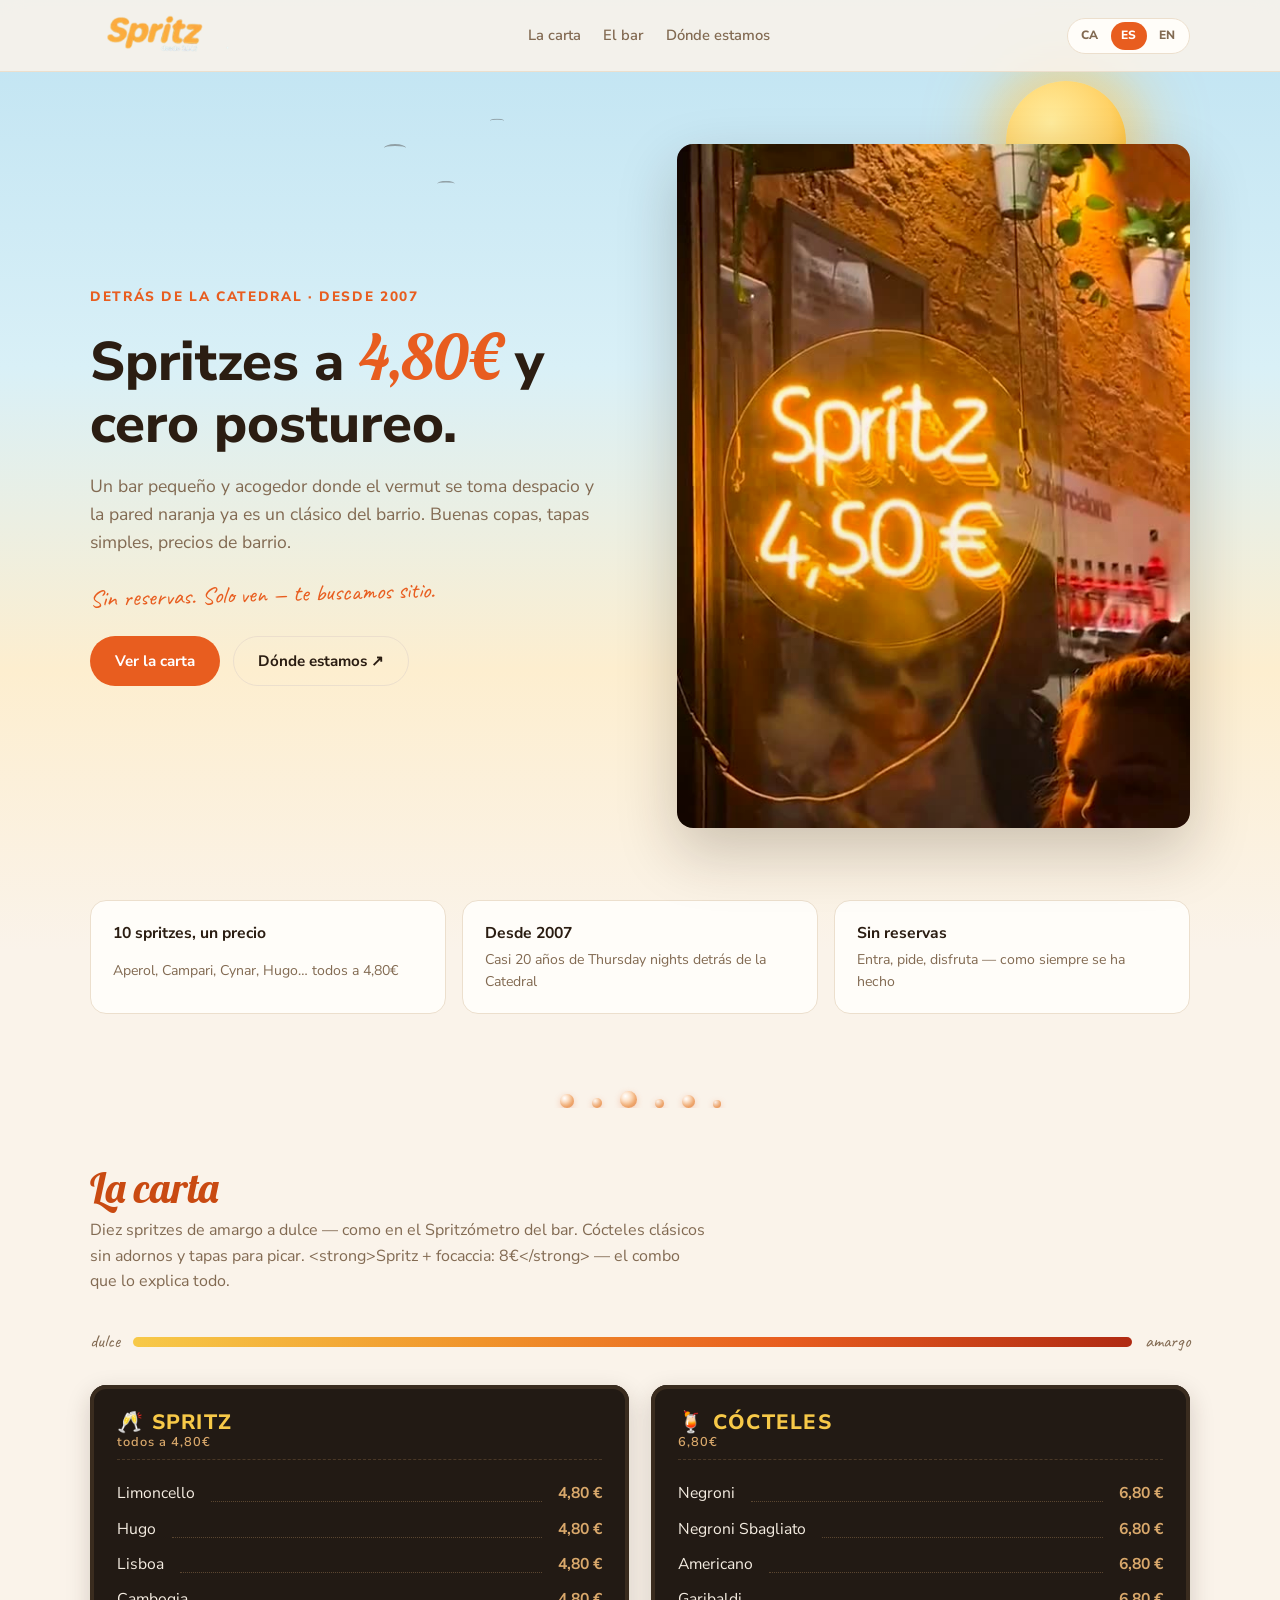
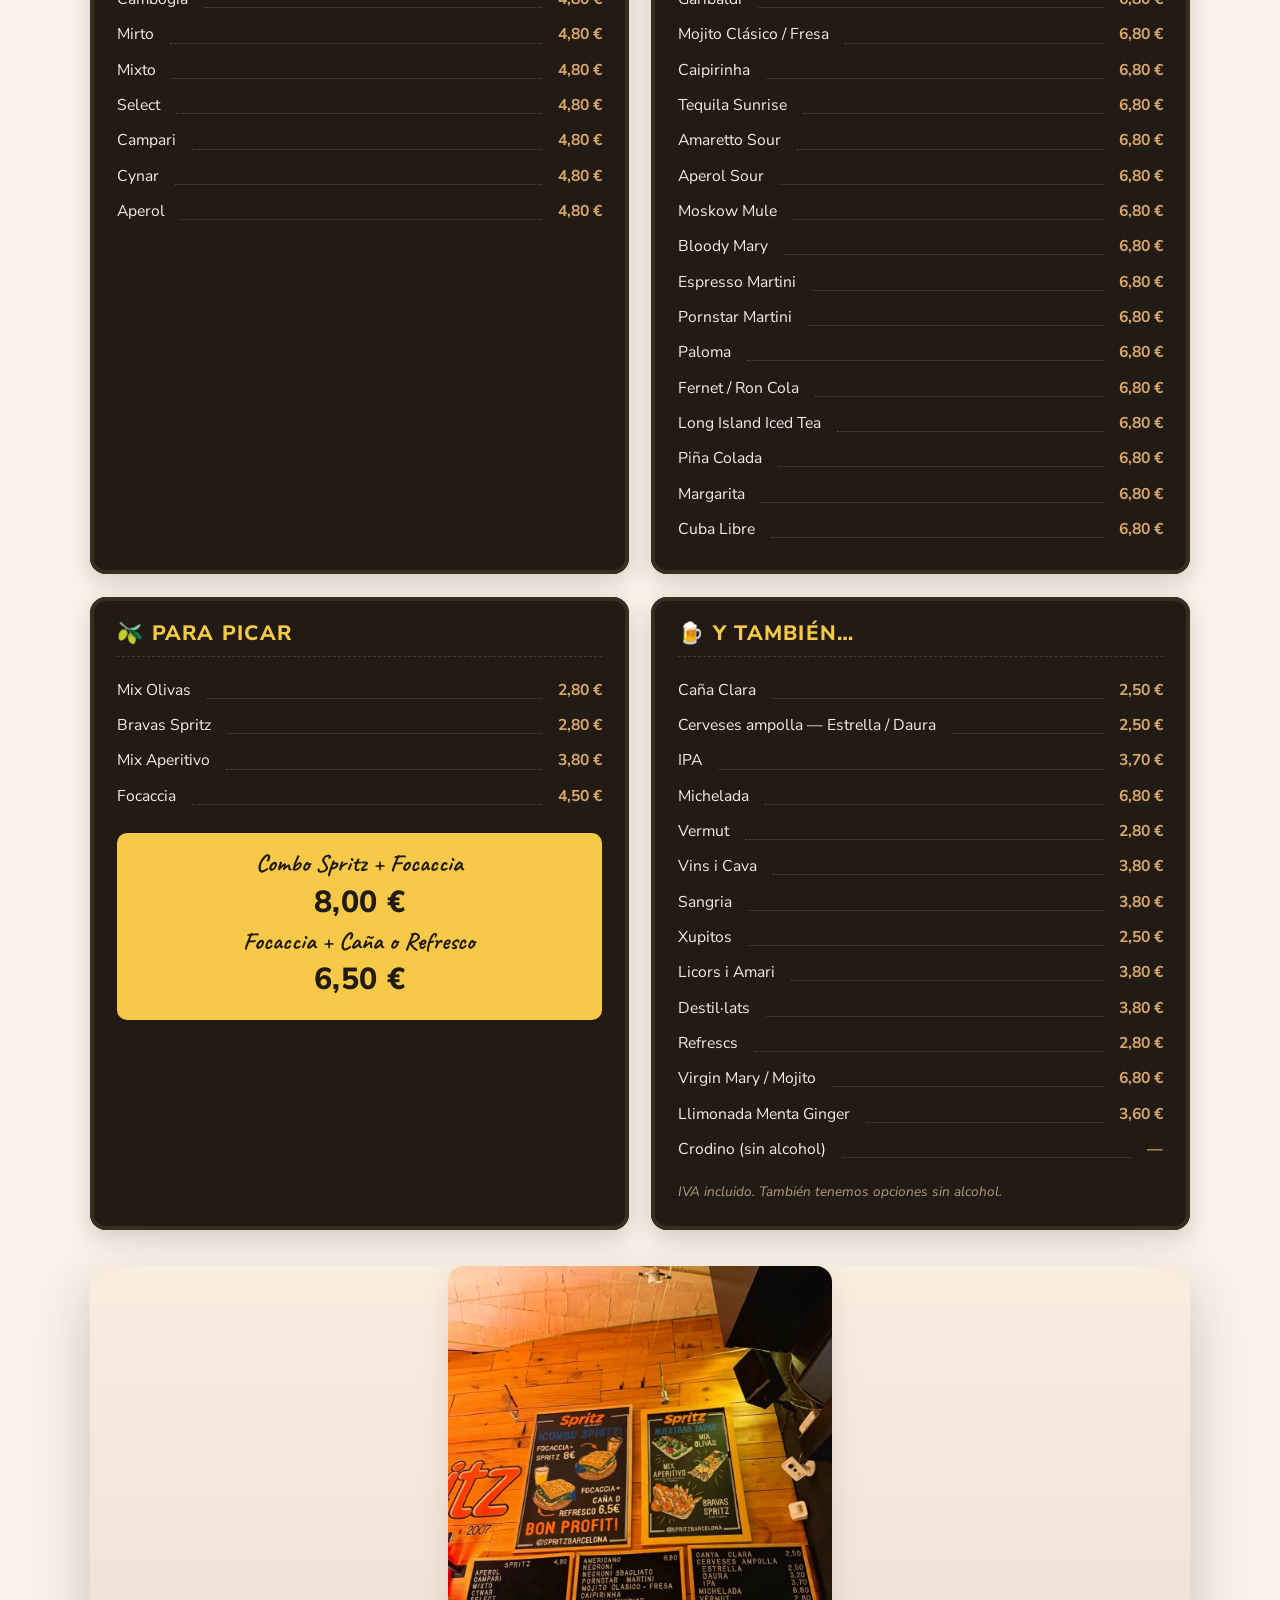
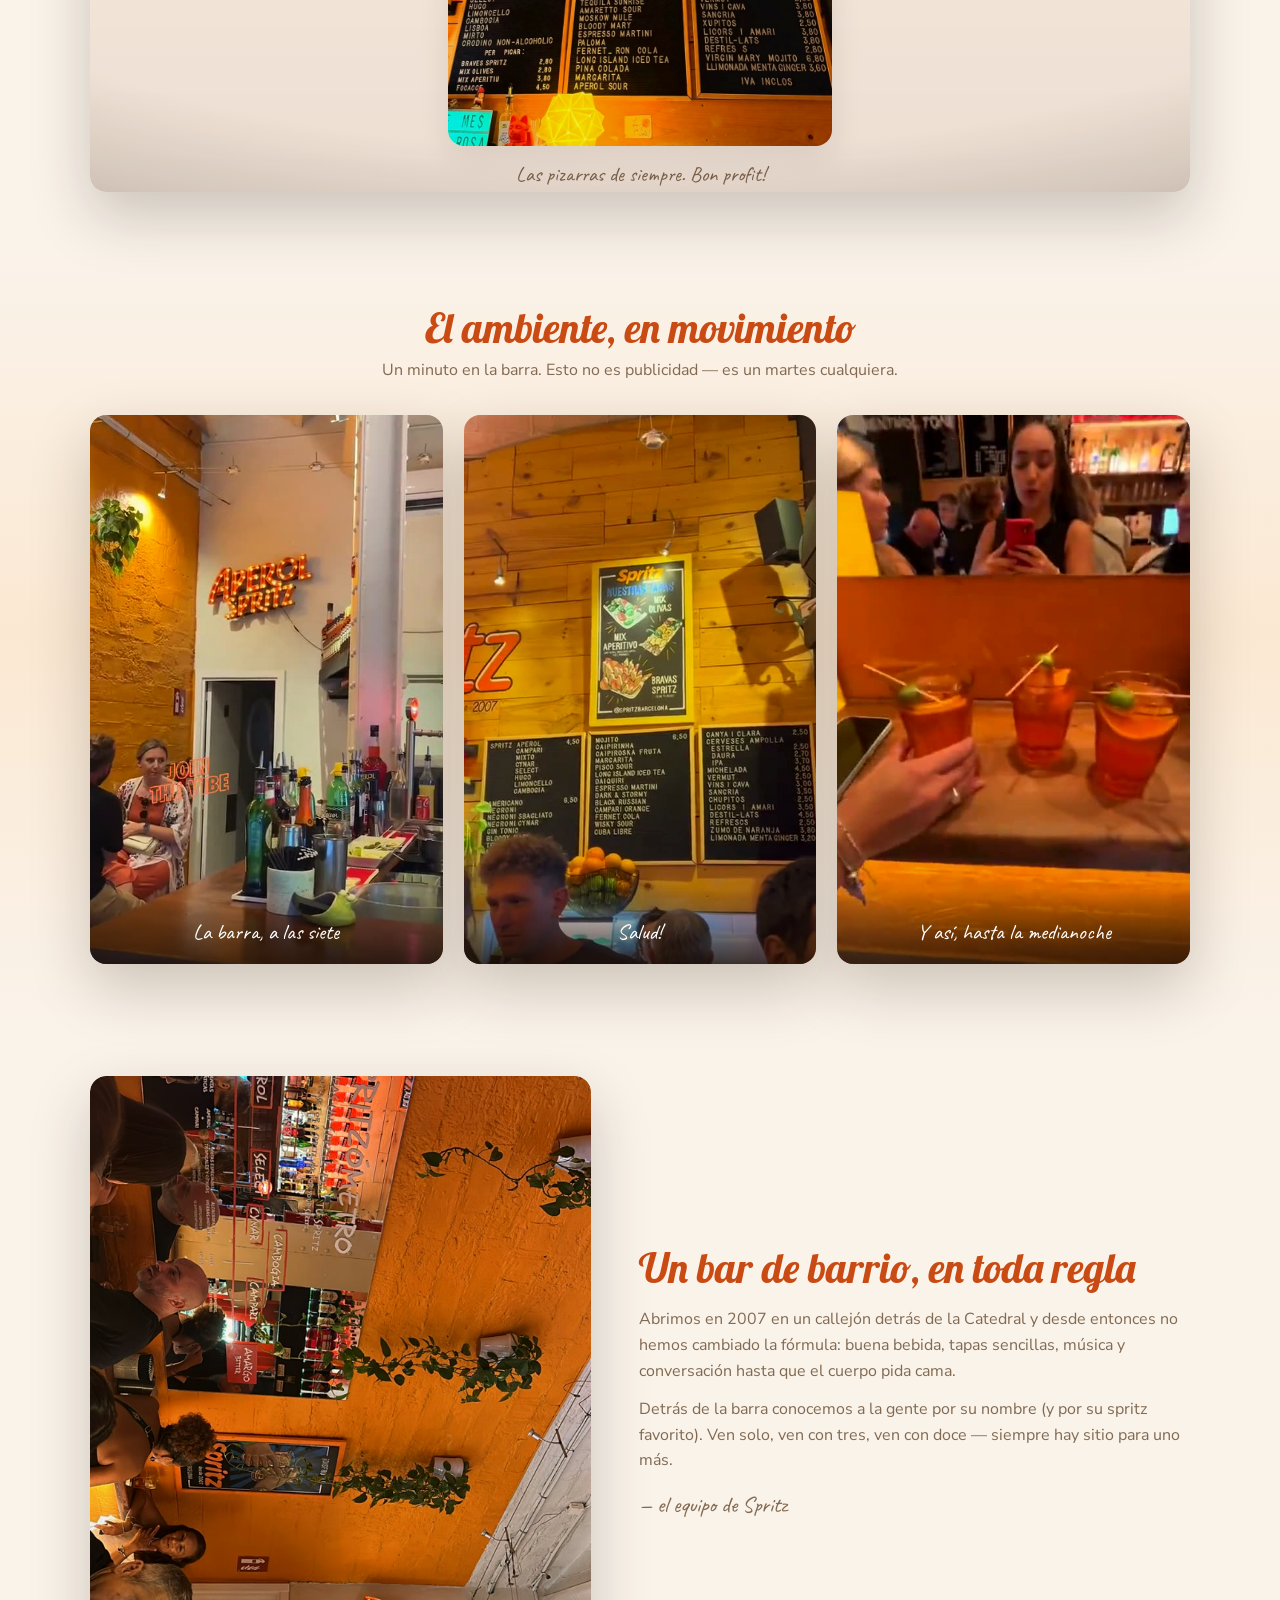
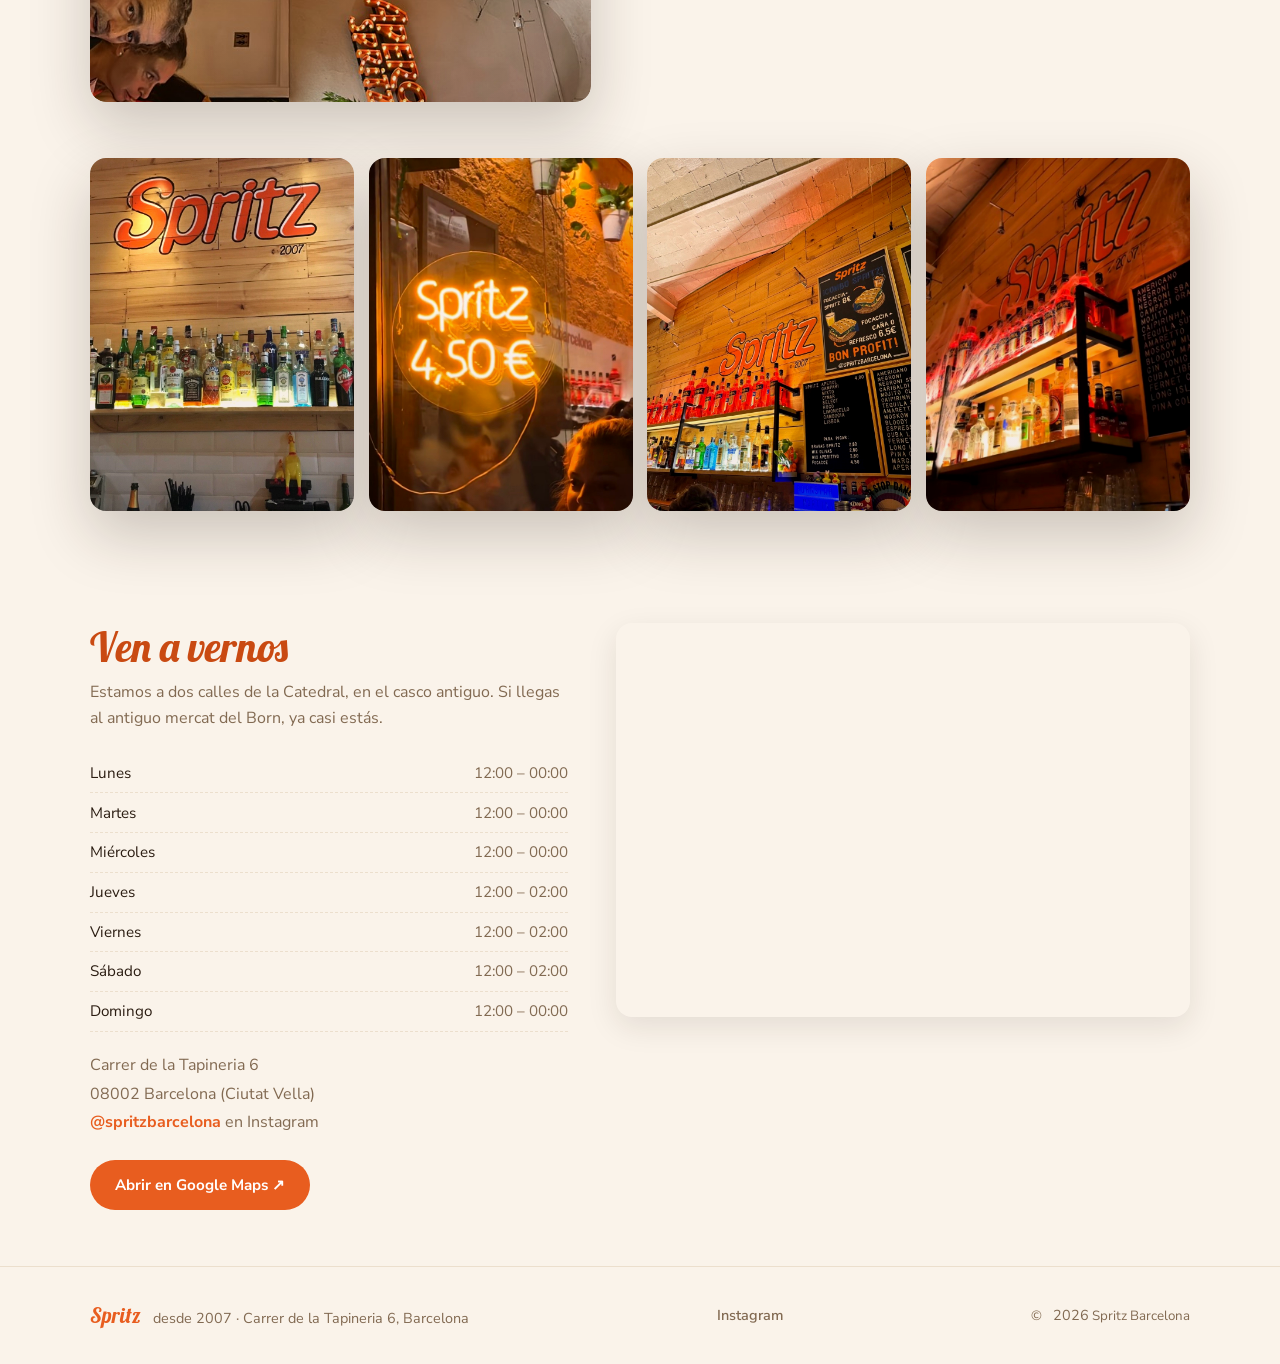
<file: index.html>
<!doctype html>
<html lang="es">
  <head>
    <meta charset="UTF-8" />
    <meta name="viewport" content="width=device-width, initial-scale=1.0" />
    <title>Spritz Barcelona — Cocktail bar detrás de la Catedral desde 2007</title>
    <meta
      name="description"
      content="Spritz Barcelona: cocktail bar y tapas en Carrer de la Tapineria 6, Ciutat Vella. Spritzes a 4,80€, cócteles 6,80€. Sin reservas — ven cuando quieras. Desde 2007."
    />

    <!-- Open Graph -->
    <meta property="og:title" content="Spritz Barcelona — desde 2007" />
    <meta property="og:description" content="Spritzes a 4,80€, cócteles y tapas detrás de la Catedral. Sin reservas — solo ven." />
    <meta property="og:type" content="website" />
    <meta property="og:locale" content="es_ES" />
    <meta property="og:image" content="assets/web/orange-wall.jpg" />

    <!-- Fonts: retro script for the logo feel + friendly humanist body -->
    <link rel="preconnect" href="https://fonts.googleapis.com" />
    <link rel="preconnect" href="https://fonts.gstatic.com" crossorigin />
    <link
      href="https://fonts.googleapis.com/css2?family=Lobster&family=Nunito+Sans:ital,opsz,wght@0,6..12,400;0,6..12,600;0,6..12,700;0,6..12,800;1,6..12,400&family=Caveat:wght@600&display=swap"
      rel="stylesheet"
    />

    <link rel="stylesheet" href="styles.css" />
    <link rel="icon" type="image/png" href="assets/web/logo.png" />
  </head>

  <body>
    <!-- BARCELONA SUMMER SKY — animated header backdrop -->
    <div class="sky" aria-hidden="true">
      <div class="sky-sun">
        <div class="sun-core"></div>
        <div class="sun-halo"></div>
      </div>
      <div class="cloud cloud-1"></div>
      <div class="cloud cloud-2"></div>
      <div class="cloud cloud-3"></div>
      <div class="cloud cloud-4"></div>
      <div class="sky-gulls">
        <span></span><span></span><span></span>
      </div>
    </div>

    <header class="topbar">
      <a class="brand" href="#top">
        <img class="brand-logo" src="assets/web/logo.png" alt="Spritz" />
      </a>
      <nav class="nav" aria-label="Secciones">
        <a href="#carta" data-i18n="nav_menu">La carta</a>
        <a href="#historia" data-i18n="nav_bar">El bar</a>
        <a href="#visita" data-i18n="nav_visit">Dónde estamos</a>
      </nav>
      <div class="topbar-right">
        <div class="lang-switch" role="group" aria-label="Idioma">
          <button type="button" class="lang-btn" data-lang="ca" aria-pressed="false">CA</button>
          <button type="button" class="lang-btn active" data-lang="es" aria-pressed="true">ES</button>
          <button type="button" class="lang-btn" data-lang="en" aria-pressed="false">EN</button>
        </div>
        <a class="top-cta" href="#visita" data-i18n="nav_cta">Cómo llegar</a>
      </div>
    </header>

    <main id="top">
      <!-- HERO -->
      <section class="hero">
        <div class="hero-copy">
          <p class="eyebrow" data-i18n="hero_eyebrow">Detrás de la Catedral · desde 2007</p>
          <h1 data-i18n-html="hero_title">Spritzes a <span class="price-pop">4,80€</span> y cero postureo.</h1>
          <p class="hero-sub" data-i18n="hero_sub">
            Un bar pequeño y acogedor donde el vermut se toma despacio y la pared naranja
            ya es un clásico del barrio. Buenas copas, tapas simples, precios de barrio.
          </p>
          <p class="no-reservas" data-i18n="hero_no_reservas">Sin reservas. Solo ven — te buscamos sitio.</p>
          <div class="hero-actions">
            <a class="btn primary" href="#carta" data-i18n="hero_cta_menu">Ver la carta</a>
            <a class="btn ghost" href="#visita" data-i18n="hero_cta_visit">Dónde estamos ↗</a>
          </div>
        </div>
        <div class="hero-media cinematic">
          <video
            src="assets/web/video/pour.mp4"
            autoplay muted loop playsinline
            poster="assets/web/video/pour-poster.jpg"
            aria-label="Un spritz servido en la barra de Spritz Barcelona"
          ></video>
        </div>
      </section>

      <!-- HIGHLIGHTS -->
      <section class="highlights">
        <div class="highlight"><strong data-i18n="hl1_title">10 spritzes, un precio</strong><span data-i18n="hl1_sub">Aperol, Campari, Cynar, Hugo… todos a 4,80€</span></div>
        <div class="highlight"><strong data-i18n="hl2_title">Desde 2007</strong><span data-i18n="hl2_sub">Casi 20 años de Thursday nights detrás de la Catedral</span></div>
        <div class="highlight"><strong data-i18n="hl3_title">Sin reservas</strong><span data-i18n="hl3_sub">Entra, pide, disfruta — como siempre se ha hecho</span></div>
      </section>

      <!-- BUBBLE DIVIDER -->
      <div class="bubble-divider" aria-hidden="true"><span></span><span></span><span></span><span></span><span></span><span></span></div>

      <!-- CARTA -->
      <section id="carta" class="section">
        <div class="section-head">
          <h2 data-i18n="menu_title">La carta</h2>
          <p data-i18n="menu_sub">
            Diez spritzes de amargo a dulce — como en el Spritzómetro del bar. Cócteles
            clásicos sin adornos y tapas para picar. <strong>Spritz + focaccia: 8€</strong> —
            el combo que lo explica todo.
          </p>
        </div>

        <div class="spritz-strip" id="spritzStrip" aria-hidden="true">
          <span class="strip-label" data-i18n="strip_sweet">dulce</span>
          <div class="strip-dots"></div>
          <span class="strip-label" data-i18n="strip_bitter">amargo</span>
        </div>

        <div class="menu-columns">
          <section class="menu-block">
            <h3>🥂 <span data-i18n="menu_spritz">Spritz</span> <span class="menu-price-note" data-i18n="menu_spritz_note">todos a 4,80€</span></h3>
            <ul id="spritzList"></ul>
          </section>

          <section class="menu-block">
            <h3>🍹 <span data-i18n="menu_cocktails">Cócteles</span> <span class="menu-price-note" data-i18n="menu_cocktails_note">6,80€</span></h3>
            <ul id="cocktailList"></ul>
          </section>

          <section class="menu-block">
            <h3>🫒 <span data-i18n="menu_tapas">Para picar</span></h3>
            <ul id="tapasList"></ul>
            <div class="combo-card" id="comboList"></div>
          </section>

          <section class="menu-block">
            <h3>🍺 <span data-i18n="menu_drinks">Y también…</span></h3>
            <ul id="bebidasList"></ul>
            <p class="menu-note" data-i18n="menu_note">IVA incluido. También tenemos opciones sin alcohol.</p>
          </section>
        </div>

        <figure class="menu-photo cinematic">
          <img src="assets/web/menu-board.jpg" alt="Las pizarras de la carta en Spritz Barcelona" loading="lazy" />
          <figcaption data-i18n="menu_photo_caption">Las pizarras de siempre. Bon profit!</figcaption>
        </figure>
      </section>

      <!-- CINEMA — the videos -->
      <section id="cinema" class="cinema-section">
        <div class="section-head center">
          <h2 data-i18n="cinema_title">El ambiente, en movimiento</h2>
          <p data-i18n="cinema_sub">Un minuto en la barra. Esto no es publicidad — es un martes cualquiera.</p>
        </div>
        <div class="cinema-row">
          <figure class="cinema-card cinematic">
            <video
              src="assets/web/video/bar-action.mp4"
              autoplay muted loop playsinline
              poster="assets/web/video/bar-action-poster.jpg"
              aria-label="Movimiento en la barra de Spritz"
            ></video>
            <figcaption data-i18n="cinema_cap1">La barra, a las siete</figcaption>
          </figure>
          <figure class="cinema-card cinematic">
            <video
              src="assets/web/video/cheers.mp4"
              autoplay muted loop playsinline
              poster="assets/web/video/cheers-poster.jpg"
              aria-label="Un brindis en Spritz Barcelona"
            ></video>
            <figcaption data-i18n="cinema_cap2">Salud!</figcaption>
          </figure>
          <figure class="cinema-card cinematic">
            <video
              src="assets/web/video/ambience.mp4"
              autoplay muted loop playsinline
              poster="assets/web/video/ambience-poster.jpg"
              aria-label="El ambiente en Spritz Barcelona"
            ></video>
            <figcaption data-i18n="cinema_cap3">Y así, hasta la medianoche</figcaption>
          </figure>
        </div>
      </section>

      <!-- HISTORIA -->
      <section id="historia" class="section about">
        <div class="about-media cinematic">
          <img src="assets/web/bar-shelf.jpg" alt="La barra de Spritz Barcelona con las botellas iluminadas" loading="lazy" />
        </div>
        <div class="about-copy">
          <h2 data-i18n="about_title">Un bar de barrio, en toda regla</h2>
          <p data-i18n="about_p1">
            Abrimos en 2007 en un callejón detrás de la Catedral y desde entonces no hemos
            cambiado la fórmula: buena bebida, tapas sencillas, música y conversación hasta
            que el cuerpo pida cama.
          </p>
          <p data-i18n="about_p2">
            Detrás de la barra conocemos a la gente por su nombre (y por su spritz
            favorito). Ven solo, ven con tres, ven con doce — siempre hay sitio para uno más.
          </p>
          <p class="about-signature" data-i18n="about_sig">— el equipo de Spritz</p>
        </div>
      </section>

      <!-- GALERÍA -->
      <section class="gallery" aria-label="Fotos del bar">
        <figure class="cinematic"><img src="assets/web/spritzometro.jpg" alt="El Spritzómetro: la escala de amargura de nuestros spritzes" loading="lazy" /></figure>
        <figure class="cinematic"><img src="assets/web/shots-tray.jpg" alt="Una bandeja de chupitos saliendo de la barra" loading="lazy" /></figure>
        <figure class="cinematic"><img src="assets/web/aperol-neon.jpg" alt="El rótulo de Aperol Spritz en la pared" loading="lazy" /></figure>
        <figure class="cinematic"><img src="assets/web/bar-crowd.jpg" alt="Ambiente en la barra de Spritz" loading="lazy" /></figure>
      </section>

      <!-- VISITA -->
      <section id="visita" class="section visit">
        <div class="visit-info">
          <h2 data-i18n="visit_title">Ven a vernos</h2>
          <p class="visit-lede" data-i18n="visit_lede">
            Estamos a dos calles de la Catedral, en el casco antiguo. Si llegas al
            antiguo mercat del Born, ya casi estás.
          </p>
          <ul class="hours-list" id="hoursList"></ul>
          <address>
            Carrer de la Tapineria 6<br />
            08002 Barcelona (Ciutat Vella)<br />
            <a href="https://instagram.com/spritzbarcelona" target="_blank" rel="noopener">@spritzbarcelona</a>
            <span data-i18n="visit_on_ig">en Instagram</span>
          </address>
          <div class="visit-actions">
            <a
              class="btn primary"
              href="https://www.google.com/maps/search/?api=1&query=Spritz+Carrer+de+la+Tapineria+6+Barcelona"
              target="_blank"
              rel="noopener"
              data-i18n="visit_maps_btn">Abrir en Google Maps ↗</a
            >
          </div>
        </div>
        <div class="visit-map">
          <iframe
            title="Mapa — Spritz Barcelona"
            src="https://www.google.com/maps?q=Carrer%20de%20la%20Tapineria%206%2C%2008002%20Barcelona&output=embed"
            loading="lazy"
            referrerpolicy="no-referrer-when-downgrade"
            allowfullscreen
          ></iframe>
        </div>
      </section>
    </main>

    <footer class="footer">
      <div>
        <strong>Spritz</strong>
        <span>desde 2007 · Carrer de la Tapineria 6, Barcelona</span>
      </div>
      <div class="footer-links">
        <a href="https://instagram.com/spritzbarcelona" target="_blank" rel="noopener">Instagram</a>
      </div>
      <small>© <span id="year"></span> Spritz Barcelona</small>
    </footer>

    <script src="script.js"></script>
  </body>
</html>
</file>
<file: styles.css>
/* ============================================================
   SPRITZ BARCELONA — styles
   Palette & texture pulled from the room itself:
   burnt-orange wall, pine wood, letterboard black, cream.
   ============================================================ */

:root {
  /* Brand palette — from the orange wall + pine + letterboards */
  --c-primary: #e85d1f;        /* burnt orange — buttons, accents, prices */
  --c-primary-dark: #c94a12;   /* hover states */
  --c-bg: #faf3ea;             /* warm cream page background */
  --c-surface: #fffdf9;        /* cards, panels */
  --c-text: #2b1d12;           /* deep warm brown text */
  --c-text-muted: #826a52;     /* secondary text */
  --c-border: #ecdfcd;
  --c-wood: #d9a86b;           /* pine tone for strips/badges */
  --c-board: #221a14;          /* letterboard black */
  --c-board-text: #f5ede2;     /* letterboard cream text */

  /* Typography */
  --font-display: "Lobster", cursive;     /* retro script, like the wall logo */
  --font-body: "Nunito Sans", sans-serif;
  --font-hand: "Caveat", cursive;         /* handwritten accents */

  /* Shape & rhythm */
  --radius: 16px;
  --radius-sm: 10px;
  --max-width: 1100px;
  --shadow: 0 10px 30px rgb(43 29 18 / 0.1);
  --board-shadow: inset 0 0 0 4px #3a2c1f, 0 8px 24px rgb(43 29 18 / 0.18);
}

* { box-sizing: border-box; margin: 0; padding: 0; }

html { scroll-behavior: smooth; }

section[id] { scroll-margin-top: 80px; }

/* ---------- Barcelona summer sky (animated header backdrop) ---------- */
.sky {
  position: absolute;
  top: 0;
  left: 0;
  right: 0;
  height: 120vh;
  overflow: hidden;
  pointer-events: none;
  z-index: -1;
  background: linear-gradient(180deg, #bfe3f2 0%, #d9f0f7 34%, #fdeecf 62%, var(--c-bg) 88%);
}
.sky-sun {
  position: absolute;
  top: 9vh;
  right: 12vw;
  width: 120px;
  height: 120px;
}
.sun-core {
  position: absolute;
  inset: 0;
  border-radius: 50%;
  background: radial-gradient(circle at 38% 35%, #fff3b0 0%, #ffd166 55%, #f4a300 100%);
  box-shadow: 0 0 60px 18px rgb(255 193 77 / 0.55);
  animation: sun-pulse 6s ease-in-out infinite;
}
.sun-halo {
  position: absolute;
  inset: -34px;
  border-radius: 50%;
  background: radial-gradient(circle, rgb(255 214 102 / 0.35) 0%, transparent 70%);
  animation: halo-sway 9s ease-in-out infinite;
}
@keyframes sun-pulse {
  0%, 100% { box-shadow: 0 0 60px 18px rgb(255 193 77 / 0.5); }
  50% { box-shadow: 0 0 90px 30px rgb(255 193 77 / 0.68); }
}
@keyframes halo-sway {
  0%, 100% { transform: scale(1) translate(0, 0); opacity: 0.85; }
  50% { transform: scale(1.12) translate(-6px, 8px); opacity: 1; }
}
.cloud {
  position: absolute;
  background: rgb(255 255 255 / 0.85);
  border-radius: 999px;
  filter: blur(2px);
  opacity: 0.9;
}
.cloud::before,
.cloud::after {
  content: "";
  position: absolute;
  background: inherit;
  border-radius: 50%;
}
.cloud-1 { width: 150px; height: 44px; top: 12vh; left: -160px; animation: drift 48s linear infinite; }
.cloud-1::before { width: 70px; height: 70px; top: -32px; left: 26px; }
.cloud-1::after { width: 52px; height: 52px; top: -20px; left: 78px; }
.cloud-2 { width: 110px; height: 34px; top: 24vh; left: -140px; animation: drift 66s linear infinite; animation-delay: -22s; opacity: 0.75; }
.cloud-2::before { width: 52px; height: 52px; top: -24px; left: 20px; }
.cloud-2::after { width: 38px; height: 38px; top: -14px; left: 60px; }
.cloud-3 { width: 190px; height: 52px; top: 40vh; left: -210px; animation: drift 84s linear infinite; animation-delay: -50s; opacity: 0.6; }
.cloud-3::before { width: 84px; height: 84px; top: -40px; left: 34px; }
.cloud-3::after { width: 60px; height: 60px; top: -26px; left: 100px; }
.cloud-4 { width: 90px; height: 28px; top: 6vh; left: -120px; animation: drift 58s linear infinite; animation-delay: -40s; opacity: 0.65; }
.cloud-4::before { width: 42px; height: 42px; top: -20px; left: 16px; }
.cloud-4::after { width: 32px; height: 32px; top: -12px; left: 48px; }
@keyframes drift {
  from { transform: translateX(0); }
  to { transform: translateX(calc(100vw + 240px)); }
}
.sky-gulls span {
  position: absolute;
  width: 22px;
  height: 8px;
  border-top: 2.5px solid rgb(90 90 90 / 0.5);
  border-radius: 50%;
  animation: gull-fly 30s linear infinite, gull-flap 0.9s ease-in-out infinite;
}
.sky-gulls span:nth-child(1) { top: 16vh; left: 30vw; animation-delay: 0s, 0.1s; }
.sky-gulls span:nth-child(2) { top: 20vh; left: 34vw; animation-delay: -8s, 0.3s; transform: scale(0.8); }
.sky-gulls span:nth-child(3) { top: 13vh; left: 38vw; animation-delay: -16s, 0.15s; transform: scale(0.65); }
@keyframes gull-fly {
  from { translate: -6vw 0; }
  to { translate: 26vw -4vh; }
}
@keyframes gull-flap {
  0%, 100% { border-top-width: 2.5px; }
  50% { border-top-width: 1px; }
}

@media (prefers-reduced-motion: reduce) {
  .sun-core, .sun-halo, .cloud, .sky-gulls span { animation: none; }
  .cloud { display: none; }
}

/* ---------- Language switch ---------- */
.topbar-right { display: flex; align-items: center; gap: 0.9rem; }
.lang-switch {
  display: flex;
  gap: 2px;
  background: var(--c-surface);
  border: 1px solid var(--c-border);
  border-radius: 999px;
  padding: 3px;
}
.lang-btn {
  border: 0;
  background: transparent;
  font: inherit;
  font-size: 0.75rem;
  font-weight: 800;
  letter-spacing: 0.05em;
  color: var(--c-text-muted);
  padding: 0.28rem 0.62rem;
  border-radius: 999px;
  cursor: pointer;
  transition: background 0.15s ease, color 0.15s ease;
}
.lang-btn:hover { color: var(--c-primary); }
.lang-btn.active { background: var(--c-primary); color: #fff; }

/* ---------- Cinematic treatment ---------- */
.cinematic {
  position: relative;
  overflow: hidden;
  border-radius: var(--radius);
  box-shadow: 0 24px 60px rgb(43 29 18 / 0.22);
}
.cinematic::after {
  /* film-grade vignette + warm wash */
  content: "";
  position: absolute;
  inset: 0;
  pointer-events: none;
  border-radius: inherit;
  background:
    radial-gradient(120% 90% at 50% 40%, transparent 58%, rgb(30 15 5 / 0.28) 100%),
    linear-gradient(180deg, rgb(255 180 90 / 0.07), rgb(120 40 0 / 0.1));
  mix-blend-mode: multiply;
}
.cinematic img,
.cinematic video {
  display: block;
  width: 100%;
  object-fit: cover;
  filter: saturate(1.12) contrast(1.05) brightness(1.02);
  transition: transform 0.7s cubic-bezier(0.22, 1, 0.36, 1);
}
.cinematic:hover img,
.cinematic:hover video { transform: scale(1.045); }

/* ---------- Bubble divider ---------- */
.bubble-divider {
  display: flex;
  justify-content: center;
  gap: 18px;
  height: 46px;
  align-items: flex-end;
  overflow: hidden;
}
.bubble-divider span {
  width: 14px;
  height: 14px;
  border-radius: 50%;
  background: radial-gradient(circle at 32% 30%, rgb(255 255 255 / 0.95), rgb(255 160 70 / 0.55) 65%, rgb(232 93 31 / 0.35));
  box-shadow: inset -2px -3px 5px rgb(200 80 10 / 0.35), 0 2px 6px rgb(232 93 31 / 0.25);
  animation: bubble-rise 4.5s ease-in infinite;
}
.bubble-divider span:nth-child(2) { animation-delay: 0.6s; animation-duration: 5.2s; width: 10px; height: 10px; }
.bubble-divider span:nth-child(3) { animation-delay: 1.4s; animation-duration: 4.1s; width: 17px; height: 17px; }
.bubble-divider span:nth-child(4) { animation-delay: 2.1s; animation-duration: 5.6s; width: 9px; height: 9px; }
.bubble-divider span:nth-child(5) { animation-delay: 2.8s; animation-duration: 4.8s; width: 13px; height: 13px; }
.bubble-divider span:nth-child(6) { animation-delay: 3.6s; animation-duration: 5.9s; width: 8px; height: 8px; }
@keyframes bubble-rise {
  0% { transform: translateY(0) scale(1); opacity: 0; }
  12% { opacity: 1; }
  85% { opacity: 1; }
  100% { transform: translateY(-52px) scale(1.15); opacity: 0; }
}

/* ---------- Cinema section ---------- */
.cinema-section {
  padding: 3.5rem max(1.25rem, calc((100vw - var(--max-width)) / 2));
  background: linear-gradient(180deg, var(--c-bg) 0%, #fbe8d2 50%, var(--c-bg) 100%);
}
.section-head.center { text-align: center; margin-inline: auto; }
.cinema-row {
  display: grid;
  grid-template-columns: repeat(3, 1fr);
  gap: 1.3rem;
}
.cinema-card video { aspect-ratio: 9 / 14; }
.cinema-card figcaption {
  position: absolute;
  left: 0;
  right: 0;
  bottom: 0;
  z-index: 1;
  padding: 1.6rem 1rem 0.9rem;
  text-align: center;
  color: #fff;
  font-family: var(--font-hand);
  font-size: 1.35rem;
  background: linear-gradient(180deg, transparent, rgb(25 12 2 / 0.72));
}

/* Hero video sizing */
.hero-media.cinematic video { aspect-ratio: 3 / 4; }

@media (prefers-reduced-motion: reduce) {
  .bubble-divider span { animation: none; }
  .cinematic img, .cinematic video { transition: none; }
}

body {
  font-family: var(--font-body);
  background: var(--c-bg);
  color: var(--c-text);
  line-height: 1.6;
}

img { max-width: 100%; display: block; }

h1, h2, h3 { font-family: var(--font-body); line-height: 1.15; }

/* ---------- Topbar ---------- */
.topbar {
  position: sticky;
  top: 0;
  z-index: 50;
  display: flex;
  align-items: center;
  justify-content: space-between;
  gap: 1rem;
  padding: 0.6rem max(1.25rem, calc((100vw - var(--max-width)) / 2));
  background: color-mix(in srgb, var(--c-bg) 88%, transparent);
  backdrop-filter: blur(10px);
  border-bottom: 1px solid var(--c-border);
}

.brand { display: flex; align-items: center; gap: 0.6rem; text-decoration: none; color: inherit; }
.brand-logo { height: 52px; width: auto; }
.brand-name { font-family: var(--font-display); font-weight: 700; font-size: 1.05rem; }

.nav { display: flex; gap: 1.4rem; }
.nav a {
  color: var(--c-text-muted);
  text-decoration: none;
  font-size: 0.92rem;
  font-weight: 600;
}
.nav a:hover { color: var(--c-primary); }

/* ---------- Buttons ---------- */
.btn {
  display: inline-block;
  padding: 0.75rem 1.5rem;
  border-radius: 999px;
  font-weight: 700;
  font-size: 0.95rem;
  text-decoration: none;
  border: 1.5px solid transparent;
  cursor: pointer;
  transition: background 0.15s ease, color 0.15s ease, border-color 0.15s ease;
}
.btn.primary { background: var(--c-primary); color: #fff; }
.btn.primary:hover { background: var(--c-primary-dark); }
.btn.ghost { border-color: var(--c-border); color: var(--c-text); background: transparent; }
.btn.ghost:hover { border-color: var(--c-primary); color: var(--c-primary); }

.top-cta { display: none; }

/* ---------- Hero ---------- */
.hero {
  display: grid;
  grid-template-columns: 1.05fr 1fr;
  gap: 3rem;
  align-items: center;
  padding: 4.5rem max(1.25rem, calc((100vw - var(--max-width)) / 2));
}
.eyebrow {
  color: var(--c-primary);
  font-weight: 800;
  font-size: 0.85rem;
  text-transform: uppercase;
  letter-spacing: 0.12em;
  margin-bottom: 0.8rem;
}
.hero h1 { font-size: clamp(2.2rem, 5vw, 3.4rem); font-weight: 800; margin-bottom: 1rem; }
.price-pop {
  color: var(--c-primary);
  font-family: var(--font-display);
  font-weight: 400;
  font-size: 1.15em;
}
.hero-sub { color: var(--c-text-muted); font-size: 1.1rem; max-width: 46ch; }
.no-reservas {
  font-family: var(--font-hand);
  font-size: 1.5rem;
  color: var(--c-primary);
  margin-top: 1.2rem;
  transform: rotate(-1.5deg);
  display: inline-block;
}
.hero-actions { display: flex; gap: 0.8rem; margin-top: 1.4rem; flex-wrap: wrap; }
.hero-media img {
  border-radius: var(--radius);
  box-shadow: var(--shadow);
  aspect-ratio: 3 / 4;
  object-fit: cover;
}

/* ---------- Highlights ---------- */
.highlights {
  display: grid;
  grid-template-columns: repeat(3, 1fr);
  gap: 1rem;
  padding: 0 max(1.25rem, calc((100vw - var(--max-width)) / 2)) 3rem;
}
.highlight {
  background: var(--c-surface);
  border: 1px solid var(--c-border);
  border-radius: var(--radius);
  padding: 1.2rem 1.4rem;
  display: grid;
  gap: 0.2rem;
}
.highlight strong { font-size: 0.98rem; }
.highlight span { color: var(--c-text-muted); font-size: 0.88rem; }

/* ---------- Sections ---------- */
.section {
  padding: 3.5rem max(1.25rem, calc((100vw - var(--max-width)) / 2));
}
.section-head { max-width: 62ch; margin-bottom: 2rem; }
.section-head h2 {
  font-size: clamp(1.9rem, 4vw, 2.6rem);
  font-family: var(--font-display);
  font-weight: 400;
  color: var(--c-primary-dark);
}
.section-head p { color: var(--c-text-muted); margin-top: 0.4rem; }

/* ---------- Spritz strip (dulce → amargo) ---------- */
.spritz-strip {
  display: flex;
  align-items: center;
  gap: 0.8rem;
  margin-bottom: 1.8rem;
}
.strip-label {
  font-family: var(--font-hand);
  font-size: 1.15rem;
  color: var(--c-text-muted);
  white-space: nowrap;
}
.strip-dots {
  flex: 1;
  height: 10px;
  border-radius: 999px;
  background: linear-gradient(90deg, #f7c948 0%, #f0932b 35%, #e85d1f 65%, #b02a12 100%);
}

/* ---------- Menu blocks: letterboard style ---------- */
.menu-columns {
  display: grid;
  grid-template-columns: repeat(2, 1fr);
  gap: 1.4rem;
}
.menu-block {
  background: var(--c-board);
  border-radius: var(--radius);
  padding: 1.6rem 1.7rem 1.7rem;
  box-shadow: var(--board-shadow);
  color: var(--c-board-text);
}
.menu-block h3 {
  font-size: 1.3rem;
  font-weight: 800;
  letter-spacing: 0.06em;
  text-transform: uppercase;
  color: #f7c948;
  margin-bottom: 1rem;
  border-bottom: 1px dashed #4a3826;
  padding-bottom: 0.6rem;
}
.menu-price-note {
  display: block;
  font-size: 0.8rem;
  font-weight: 600;
  letter-spacing: 0.08em;
  color: var(--c-wood);
  text-transform: none;
}
.menu-block ul { list-style: none; }
.menu-block li {
  display: flex;
  justify-content: space-between;
  gap: 1rem;
  padding: 0.32rem 0;
  font-size: 0.98rem;
}
.menu-block li .dots {
  flex: 1;
  border-bottom: 1px dotted #5b4630;
  transform: translateY(-4px);
}
.menu-block li .item-price {
  color: var(--c-wood);
  font-weight: 700;
  white-space: nowrap;
}
.menu-note { margin-top: 0.9rem; font-size: 0.85rem; color: #b39b7e; font-style: italic; }

/* Combo card — the star of the letterboard */
.combo-card {
  margin-top: 1.2rem;
  background: #f7c948;
  color: var(--c-board);
  border-radius: var(--radius-sm);
  padding: 1rem 1.2rem;
  text-align: center;
}
.combo-card .combo-title {
  font-family: var(--font-hand);
  font-size: 1.5rem;
  font-weight: 700;
  line-height: 1.2;
}
.combo-card .combo-price {
  display: block;
  font-size: 1.9rem;
  font-weight: 800;
  letter-spacing: 0.02em;
}

/* Menu photo */
.menu-photo { margin-top: 2.2rem; text-align: center; }
.menu-photo img {
  border-radius: var(--radius);
  box-shadow: var(--shadow);
  margin: 0 auto;
  max-height: 480px;
  width: auto;
  max-width: 100%;
}
.menu-photo figcaption {
  margin-top: 0.8rem;
  font-family: var(--font-hand);
  font-size: 1.3rem;
  color: var(--c-text-muted);
}

/* ---------- About ---------- */
.about {
  display: grid;
  grid-template-columns: 1fr 1.1fr;
  gap: 3rem;
  align-items: center;
}
.about-media img { border-radius: var(--radius); box-shadow: var(--shadow); aspect-ratio: 4 / 5; object-fit: cover; }
.about-copy h2 {
  font-family: var(--font-display);
  font-weight: 400;
  font-size: clamp(1.9rem, 4vw, 2.6rem);
  color: var(--c-primary-dark);
  margin-bottom: 1rem;
}
.about-copy p { color: var(--c-text-muted); margin-bottom: 0.8rem; }
.about-signature { font-family: var(--font-hand); font-size: 1.4rem; color: var(--c-primary); }

/* ---------- Gallery ---------- */
.gallery {
  display: grid;
  grid-template-columns: repeat(4, 1fr);
  gap: 0.9rem;
  padding: 0 max(1.25rem, calc((100vw - var(--max-width)) / 2)) 3.5rem;
}
.gallery img {
  width: 100%;
  aspect-ratio: 3 / 4;
  object-fit: cover;
  border-radius: var(--radius-sm);
  box-shadow: var(--shadow);
}

/* ---------- Visit ---------- */
.visit {
  display: grid;
  grid-template-columns: 1fr 1.2fr;
  gap: 3rem;
  align-items: start;
}
.visit-info h2 {
  font-family: var(--font-display);
  font-weight: 400;
  font-size: clamp(1.9rem, 4vw, 2.6rem);
  color: var(--c-primary-dark);
  margin-bottom: 0.6rem;
}
.visit-lede { color: var(--c-text-muted); margin-bottom: 1.4rem; }
.hours-list { list-style: none; margin-bottom: 1.2rem; }
.hours-list li {
  display: flex;
  justify-content: space-between;
  padding: 0.45rem 0;
  border-bottom: 1px dashed var(--c-border);
  font-size: 0.95rem;
}
.hours-list li span:last-child { color: var(--c-text-muted); }
.hours-list li.closed span:last-child { color: var(--c-primary); font-weight: 700; }
address { font-style: normal; color: var(--c-text-muted); line-height: 1.8; margin-bottom: 1.4rem; }
address a { color: var(--c-primary); text-decoration: none; font-weight: 700; }
.visit-actions { display: flex; gap: 0.8rem; flex-wrap: wrap; }
.visit-map iframe {
  width: 100%;
  aspect-ratio: 16 / 11;
  border: 0;
  border-radius: var(--radius);
  box-shadow: var(--shadow);
}

/* ---------- Footer ---------- */
.footer {
  display: flex;
  justify-content: space-between;
  align-items: center;
  flex-wrap: wrap;
  gap: 1rem;
  padding: 2rem max(1.25rem, calc((100vw - var(--max-width)) / 2));
  border-top: 1px solid var(--c-border);
}
.footer strong { font-family: var(--font-display); font-size: 1.3rem; font-weight: 400; color: var(--c-primary); }
.footer span { color: var(--c-text-muted); font-size: 0.9rem; margin-left: 0.5rem; }
.footer-links { display: flex; gap: 1.2rem; }
.footer-links a { color: var(--c-text-muted); text-decoration: none; font-size: 0.9rem; font-weight: 600; }
.footer-links a:hover { color: var(--c-primary); }
.footer small { color: var(--c-text-muted); }

/* ---------- Mobile ---------- */
@media (max-width: 860px) {
  .nav { display: none; }
  .cinema-row { grid-template-columns: 1fr; }
  .cinema-card video { aspect-ratio: 4 / 5; }
  .sky-sun { width: 84px; height: 84px; right: 8vw; }
  .top-cta { display: inline-block; padding: 0.55rem 1.1rem; font-size: 0.85rem; }
  .hero { grid-template-columns: 1fr; padding-top: 3rem; gap: 2rem; }
  .hero-media img { aspect-ratio: 4 / 3; }
  .highlights { grid-template-columns: 1fr; }
  .menu-columns { grid-template-columns: 1fr; }
  .gallery { grid-template-columns: repeat(2, 1fr); }
  .about, .visit { grid-template-columns: 1fr; gap: 2rem; }
}
</file>
